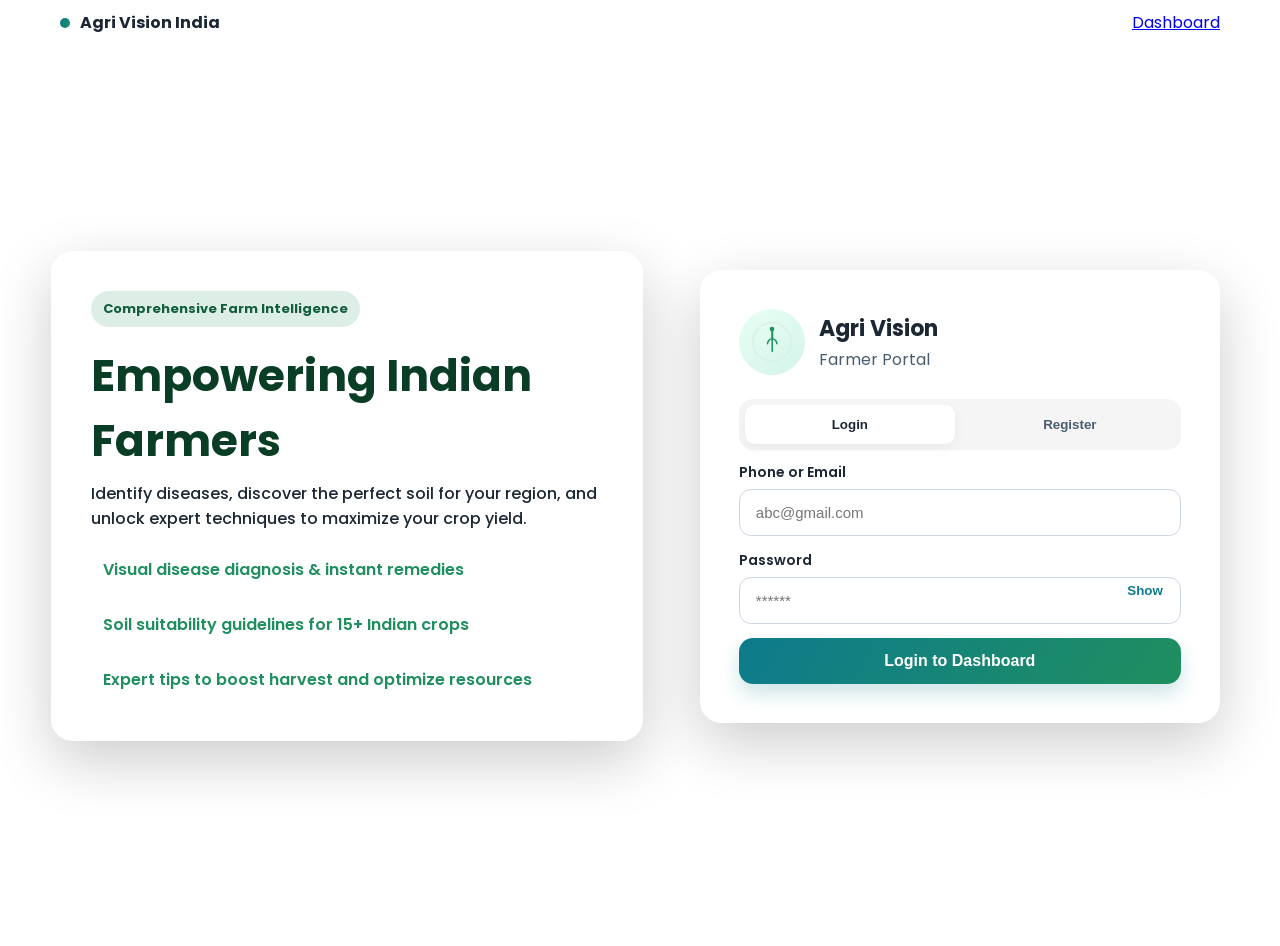
<file: Code/index.html>
<!DOCTYPE html>
<html lang="en">
<head>
  <meta charset="UTF-8">
  <meta name="viewport" content="width=device-width, initial-scale=1.0">
  <title>Agri Vision India | Login</title>
  <link rel="preconnect" href="https://fonts.googleapis.com">
  <link rel="preconnect" href="https://fonts.gstatic.com" crossorigin>
  <link href="https://fonts.googleapis.com/css2?family=Poppins:wght@400;500;600;700&display=swap" rel="stylesheet">
  <link rel="stylesheet" href="styles.css">
</head>
<body class="auth-bg">
  <div class="topbar">
    <div class="topbar-inner">
      <div class="topbar-left">
        <span class="topbar-dot"></span>
        <span class="topbar-title">Agri Vision India</span>
      </div>
      <div class="topbar-right">
        <a class="link" href="dashboard.html">Dashboard</a>
      </div>
    </div>
  </div>
  <div class="page">
    <div class="hero-panel glass">
      <div class="badge">Comprehensive Farm Intelligence</div>
      <h1>Empowering Indian Farmers</h1>
      <p>Identify diseases, discover the perfect soil for your region, and unlock expert techniques to maximize your crop yield.</p>
      <ul class="highlights">
        <li>Visual disease diagnosis & instant remedies</li>
        <li>Soil suitability guidelines for 15+ Indian crops</li>
        <li>Expert tips to boost harvest and optimize resources</li>
      </ul>
    </div>

    <main class="card glass">
      <header class="brand">
        <div class="logo-circle">
          <svg viewBox="0 0 120 120" aria-hidden="true">
            <path d="M60 8a52 52 0 1052 52A52 52 0 0060 8zm0 4a48 48 0 11-48 48A48 48 0 0160 12z" fill="#d9f1e3"/>
            <path d="M60 26c-1.1 0-2 .9-2 2v22.1c-6.6 1.6-11.7 7.6-11.7 14.7 0 1.1.9 2 2 2s2-.9 2-2c0-5.3 3.5-9.9 8.3-11.4V84c0 1.1.9 2 2 2s2-.9 2-2V53.4c4.8 1.6 8.3 6.1 8.3 11.4 0 1.1.9 2 2 2s2-.9 2-2c0-7.1-5.1-13.1-11.7-14.7V28c0-1.1-.9-2-2-2z" fill="#1f8f5f"/>
            <circle cx="60" cy="26" r="6" fill="#1f8f5f"/>
          </svg>
        </div>
        <div class="brand-text">
          <h2>Agri Vision</h2>
          <p>Farmer Portal</p>
        </div>
      </header>

      <section class="tabs" role="tablist" aria-label="Authentication">
        <button class="tab active" data-target="login" role="tab" aria-selected="true">Login</button>
        <button class="tab" data-target="signup" role="tab" aria-selected="false">Register</button>
      </section>

      <form class="form active" id="login" autocomplete="on" novalidate>
        <label class="field">
          <span>Phone or Email</span>
          <input type="text" name="username" placeholder="abc@gmail.com" required>
        </label>
        <label class="field password-field">
          <span>Password</span>
          <input type="password" name="password" placeholder="******" required>
          <button type="button" class="toggle-password" aria-label="Show password">Show</button>
        </label>
        <button class="primary" type="submit">Login to Dashboard</button>
      </form>

      <form class="form" id="signup" autocomplete="on" novalidate>
        <label class="field">
          <span>Full Name</span>
          <input type="text" name="fullName" placeholder="" required>
        </label>
        <label class="field">
          <span>Phone Number</span>
          <input type="text" name="email" placeholder="+91 " required>
        </label>
        <label class="field password-field">
          <span>Password</span>
          <input type="password" name="newPassword" placeholder="Create a strong password" required>
        </label>
        <button class="primary" type="submit">Register Account</button>
      </form>
    </main>
  </div>

  <script>
    const tabs = document.querySelectorAll('.tab');
    const forms = document.querySelectorAll('.form');
    const toggles = document.querySelectorAll('.toggle-password');

    tabs.forEach(tab => {
      tab.addEventListener('click', () => {
        const target = tab.dataset.target;
        tabs.forEach(t => t.classList.toggle('active', t === tab));
        tabs.forEach(t => t.setAttribute('aria-selected', t === tab));
        forms.forEach(form => form.classList.toggle('active', form.id === target));
      });
    });

    toggles.forEach(toggle => {
      toggle.addEventListener('click', () => {
        const input = toggle.previousElementSibling;
        const isHidden = input.type === 'password';
        input.type = isHidden ? 'text' : 'password';
        toggle.textContent = isHidden ? 'Hide' : 'Show';
      });
    });

    forms.forEach(form => {
      form.addEventListener('submit', (event) => {
        event.preventDefault();
        const button = form.querySelector('.primary');
        const original = button.textContent;
        button.textContent = 'Authenticating...';
        setTimeout(() => {
          button.textContent = original;
          const payload = { id: crypto.randomUUID(), createdAt: Date.now() };
          if (form.id === 'login') {
            const usernameVal = form.elements.username.value.trim();
            payload.username = usernameVal;
            if (usernameVal.includes('@')) payload.email = usernameVal;
          } else {
            payload.fullName = form.elements.fullName.value.trim();
            const contactVal = form.elements.email.value.trim();
            if (contactVal.includes('@')) {
              payload.email = contactVal;
            } else {
              payload.phone = contactVal;
            }
          }
          localStorage.setItem('agrivision_user', JSON.stringify(payload));
          window.location.href = 'dashboard.html';
        }, 800);
      });
    });
  </script>
</body>
</html>
</file>
<file: Code/styles.css>
* { box-sizing: border-box; }

:root {
  --text: #1c2734;
  --muted: #4a5d70;
  --accent: #1f8f5f;
  --accent-2: #0e7b8d;
  --shadow: 0 20px 60px rgba(0, 0, 0, 0.2);
  --radius: 22px;
}

body {
  margin: 0;
  min-height: 100vh;
  font-family: 'Poppins', sans-serif;
  color: var(--text);
}

/* Beautiful Agricultural Backgrounds */
.auth-bg {
  background: url('https://images.unsplash.com/photo-1500382017468-9049fed747ef?ixlib=rb-4.0.3&auto=format&fit=crop&w=1920&q=80') center/cover fixed;
}
.dash-bg {
  background: url('https://images.unsplash.com/photo-1625246333195-78d9c38ad449?ixlib=rb-4.0.3&auto=format&fit=crop&w=1920&q=80') center/cover fixed;
}

/* Glassmorphism Classes for readability over backgrounds */
.glass {
  background: rgba(255, 255, 255, 0.88);
  backdrop-filter: blur(12px);
  border: 1px solid rgba(255, 255, 255, 0.5);
}
.glass-shell {
  background: rgba(246, 249, 252, 0.4);
  backdrop-filter: blur(8px);
}
.glass-header {
  background: rgba(255, 255, 255, 0.7) !important;
  backdrop-filter: blur(15px);
}

/* Typography & Layout */
.topbar {
  position: sticky; top: 0; z-index: 5;
  background: rgba(255, 255, 255, 0.8);
  backdrop-filter: blur(10px);
  border-bottom: 1px solid rgba(255, 255, 255, 0.3);
}
.topbar-inner {
  max-width: 1200px; margin: 0 auto; padding: 10px 20px;
  display: flex; align-items: center; justify-content: space-between; gap: 12px;
}
.topbar-left { display: inline-flex; align-items: center; gap: 10px; }
.topbar-dot {
  width: 10px; height: 10px; border-radius: 50%;
  background: linear-gradient(120deg, #0e7b8d, #1f8f5f);
}
.topbar-title { font-weight: 700; color: var(--text); }

.page {
  display: grid; grid-template-columns: 1.1fr 1fr; min-height: 100vh;
  padding: 48px clamp(24px, 4vw, 64px); gap: clamp(28px, 4vw, 48px); align-items: center;
}

.hero-panel {
  border-radius: var(--radius); padding: clamp(24px, 3vw, 42px);
  box-shadow: var(--shadow); position: relative; overflow: hidden;
}
.badge {
  display: inline-flex; align-items: center; padding: 8px 12px;
  border-radius: 999px; background: rgba(31, 143, 95, 0.15);
  color: #125e3d; font-weight: 700; font-size: 13px;
}
.hero-panel h1 { margin: 16px 0 8px; font-size: clamp(32px, 4vw, 44px); color: #0a3d25;}
.hero-panel p { margin: 0 0 16px; color: var(--text); font-weight: 500;}

.highlights { list-style: none; padding: 0; margin: 0; display: grid; gap: 10px; }
.highlights li {
  padding: 10px 12px; background: rgba(255, 255, 255, 0.9);
  border-radius: 12px; color: var(--accent); font-weight: 600;
}

.card {
  border-radius: var(--radius); padding: clamp(26px, 3vw, 38px);
  box-shadow: var(--shadow); width: min(520px, 100%); justify-self: center;
}
.brand { display: flex; align-items: center; gap: 14px; }
.logo-circle {
  width: 66px; height: 66px; border-radius: 50%;
  background: linear-gradient(145deg, #e8fff4, #d4f3ea);
  display: grid; place-items: center;
}
.logo-circle svg { width: 46px; }
.brand-text h2 { margin: 0; font-size: 22px; }
.brand-text p { margin: 2px 0 0; color: var(--muted); }

.tabs {
  display: grid; grid-template-columns: repeat(2, 1fr); gap: 10px;
  margin: 24px 0 12px; background: rgba(0,0,0,0.04); padding: 6px; border-radius: 14px;
}
.tab {
  border: none; background: transparent; padding: 12px; font-weight: 600;
  border-radius: 10px; color: var(--muted); cursor: pointer; transition: 0.2s ease;
}
.tab.active { background: #ffffff; color: var(--text); box-shadow: 0 4px 12px rgba(0,0,0,0.05); }

.form { display: none; margin-top: 12px; }
.form.active { display: grid; gap: 14px; }
.field { display: grid; gap: 6px; }
.field span { font-weight: 600; color: var(--text); font-size: 14px; }
.field input, .select {
  padding: 14px 16px; border: 1px solid #cdd5df; border-radius: 12px;
  font-size: 15px; color: var(--text); background: rgba(255,255,255,0.9);
}
.field input:focus, .select:focus { outline: none; border-color: var(--accent); }

.password-field { position: relative; }
.toggle-password {
  position: absolute; top: 32px; right: 12px; border: none; background: none;
  color: var(--accent-2); font-weight: 600; cursor: pointer;
}

.primary {
  background: linear-gradient(120deg, #0e7b8d, #1f8f5f);
  border: none; color: #ffffff; padding: 14px 16px; border-radius: 14px;
  font-weight: 700; font-size: 16px; cursor: pointer;
  box-shadow: 0 10px 20px rgba(14, 123, 141, 0.2); transition: 0.2s ease;
}
.primary:hover { transform: translateY(-2px); box-shadow: 0 14px 28px rgba(14, 123, 141, 0.3); }

/* Dashboard specifics */
.app-shell { min-height: 100vh; display: grid; grid-template-rows: auto 1fr; }
.app-header {
  display: flex; align-items: center; justify-content: space-between;
  padding: 16px clamp(18px, 3vw, 36px); border-bottom: 1px solid rgba(255,255,255,0.4);
}
.app-brand { display: inline-flex; align-items: center; gap: 10px; text-decoration: none; color: var(--text); font-weight: 800; }
.app-mark { width: 12px; height: 12px; border-radius: 6px; background: linear-gradient(120deg, #0e7b8d, #1f8f5f); }

.user-pill {
  padding: 8px 14px; background: #fff; border-radius: 999px;
  font-weight: 700; color: var(--accent); box-shadow: 0 2px 10px rgba(0,0,0,0.05);
}

.app-main { padding: 32px clamp(18px, 3vw, 36px); }
.grid-2 { display: grid; grid-template-columns: 1fr 1fr; gap: 24px; align-items: start; }
.panel { border-radius: var(--radius); padding: 24px; box-shadow: var(--shadow); }
.panel-title { margin: 0 0 4px; font-size: 20px; color: #0a3d25;}
.panel-help { margin: 0 0 20px; color: var(--text); font-weight: 500;}

.stack { display: grid; gap: 18px; }
.upload {
  display: flex; align-items: center; justify-content: space-between; padding: 16px;
  border-radius: 16px; border: 2px dashed rgba(31, 143, 95, 0.4); background: rgba(255,255,255,0.6);
}
.upload-title { font-weight: 700; color: var(--text); }
.upload-sub { color: var(--muted); font-size: 13px; }

.actions { display: flex; gap: 10px; }
.btn { border: none; border-radius: 14px; padding: 12px 18px; font-weight: 700; cursor: pointer; }
.btn.secondary { background: #fff; color: var(--text); }
.btn.ghost { background: rgba(255,255,255,0.5); border: 1px solid #cdd5df; color: var(--text); }

.results { display: grid; gap: 14px; }
.result-card {
  border: 1px solid rgba(255,255,255,0.8); background: rgba(255,255,255,0.9);
  border-radius: 18px; padding: 16px; box-shadow: 0 4px 15px rgba(0,0,0,0.03);
}
.result-card.accent { background: linear-gradient(135deg, #f0fff7, #e6f7fc); border-color: rgba(31, 143, 95, 0.2); }
.result-head { display: flex; align-items: center; justify-content: space-between; margin-bottom: 8px; }
.result-title { font-weight: 800; color: #1c2734; }

.chip { padding: 6px 10px; border-radius: 999px; font-weight: 700; font-size: 12px; background: #e2e8f0; color: var(--muted); }
.chip[data-tone="ok"] { background: #d1fae5; color: #059669; }
.chip[data-tone="warn"] { background: #fef3c7; color: #d97706; }
.chip[data-tone="danger"] { background: #fee2e2; color: #dc2626; }

.result-body { color: var(--text); line-height: 1.6; font-size: 14.5px;}

@media (max-width: 980px) {
  .page, .grid-2 { grid-template-columns: 1fr; }
  .hero-panel { order: 2; } .card { order: 1; width: 100%; }
}

  /* Footer */

.app-footer{
  margin-top:40px;
  padding:40px 30px;
  background:rgba(0,0,0,0.65);
  color:#ffffff;
}

.footer-container{
  display:flex;
  justify-content:space-between;
  flex-wrap:wrap;
  max-width:1200px;
  margin:auto;
  gap:30px;
}

.footer-col{
  flex:1;
  min-width:220px;
}

.footer-col h3{
  margin-bottom:12px;
  font-size:18px;
}

.footer-col p{
  font-size:14px;
  line-height:1.6;
  color:#e0e0e0;
}

.footer-col ul{
  list-style:none;
  padding:0;
}

.footer-col ul li{
  margin-bottom:8px;
}

.footer-col ul li a{
  text-decoration:none;
  color:#ffffff;
}

.footer-col ul li a:hover{
  color:#7CFF7C;
}

.footer-bottom{
  margin-top:25px;
  text-align:center;
  border-top:1px solid rgba(255,255,255,0.2);
  padding-top:15px;
  font-size:13px;
}
/* Report Action Bar */
.report-bar {
  display: flex;
  align-items: center;
  gap: 10px;
  margin-top: 18px;
  padding: 14px 16px;
  background: linear-gradient(135deg, #f0fff7, #e6f7fc);
  border: 1px solid rgba(31, 143, 95, 0.25);
  border-radius: 16px;
  flex-wrap: wrap;
}
.report-bar-label {
  font-size: 13px;
  font-weight: 600;
  color: #1f8f5f;
  margin-right: auto;
}
.btn.primary {
  background: linear-gradient(120deg, #0e7b8d, #1f8f5f);
  color: #fff;
  border: none;
  font-size: 14px;
  padding: 10px 16px;
  transition: 0.2s ease;
}
.btn.primary:hover { transform: translateY(-1px); opacity: 0.93; }
.btn.primary:disabled { opacity: 0.6; cursor: not-allowed; transform: none; }
</file>
